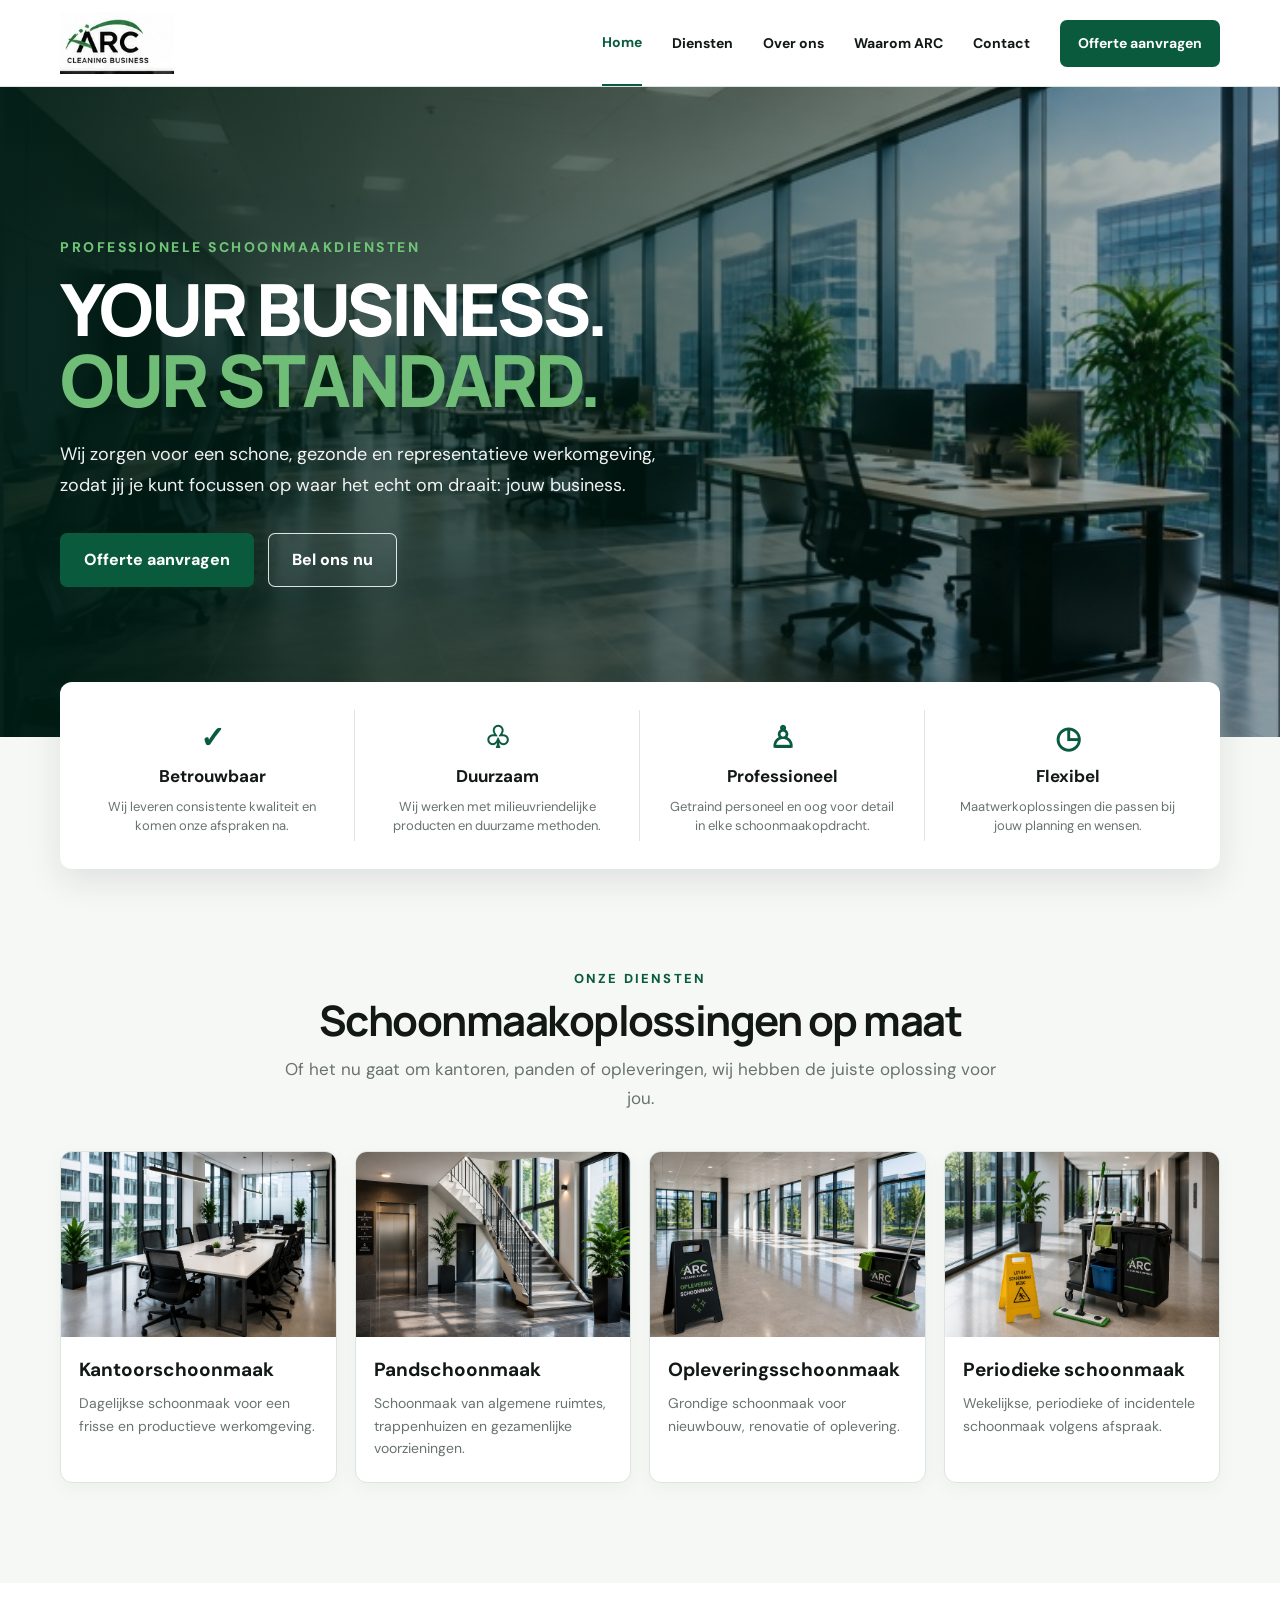
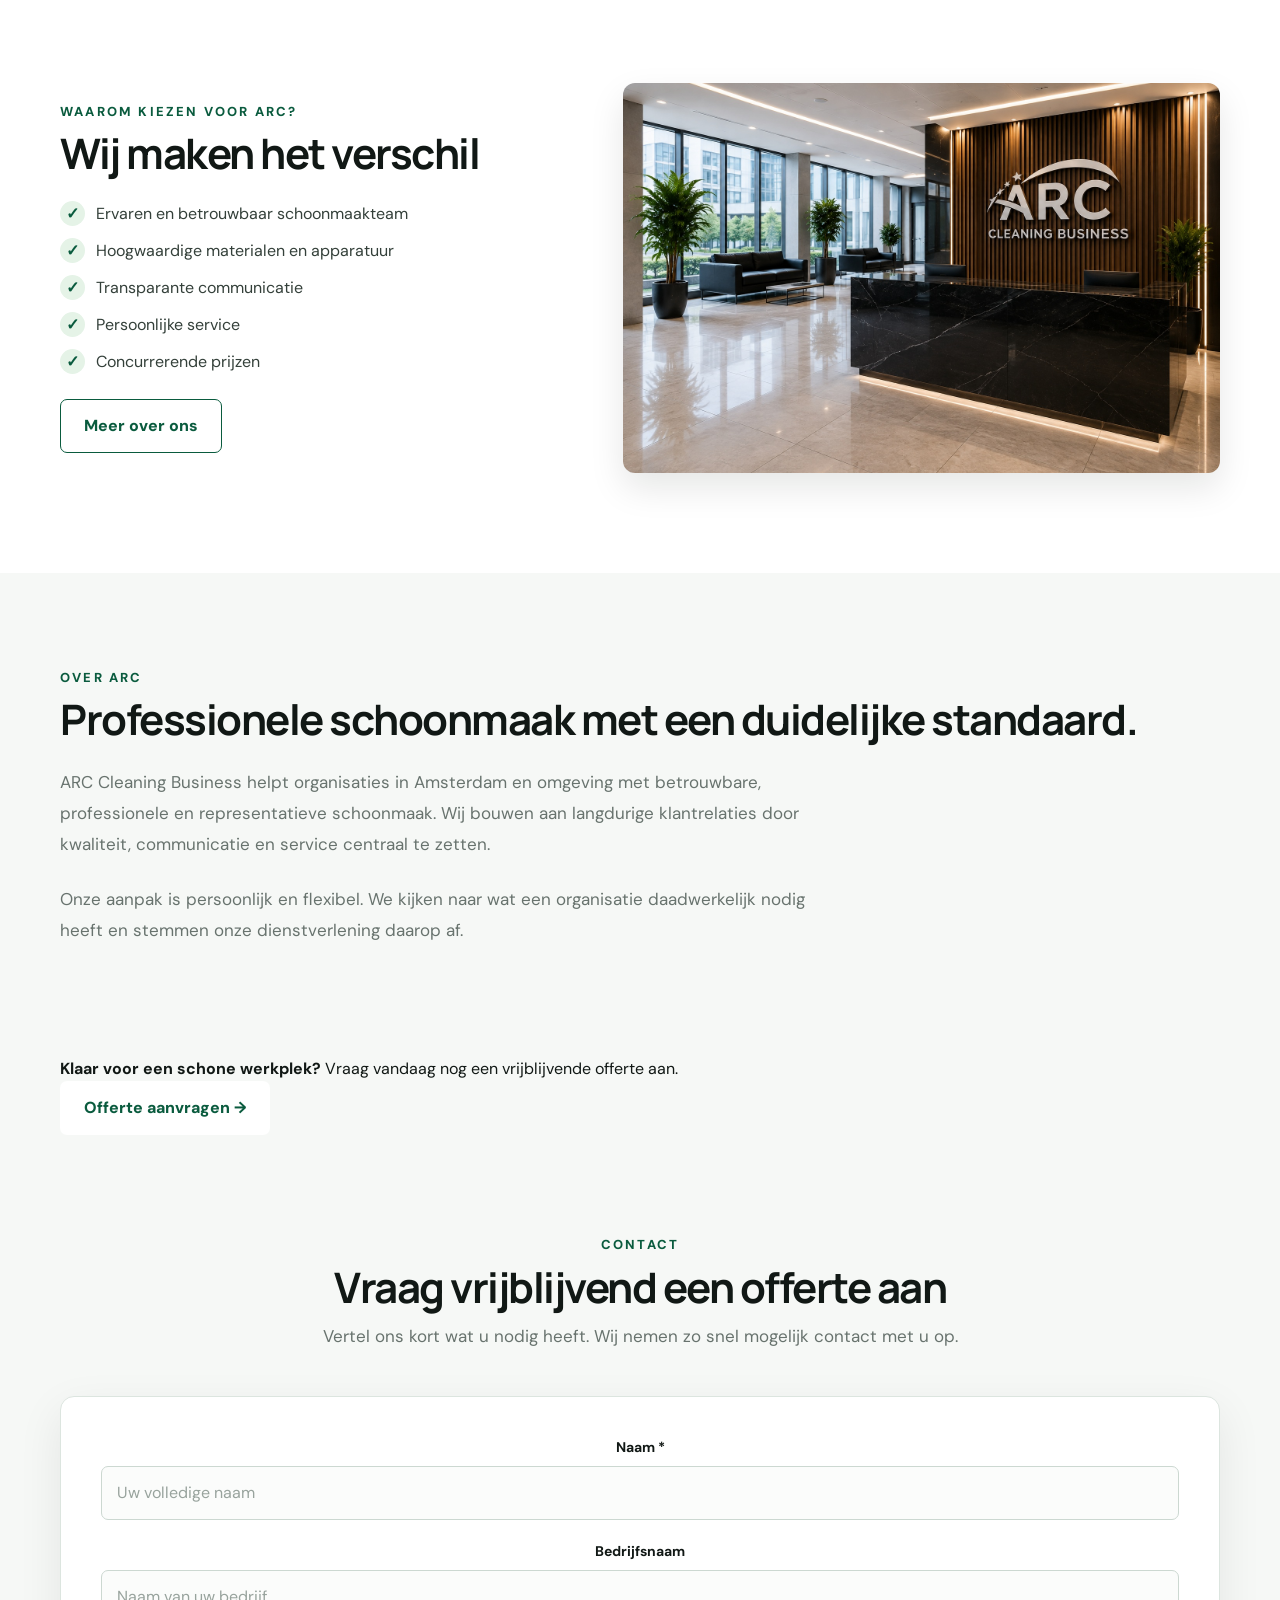
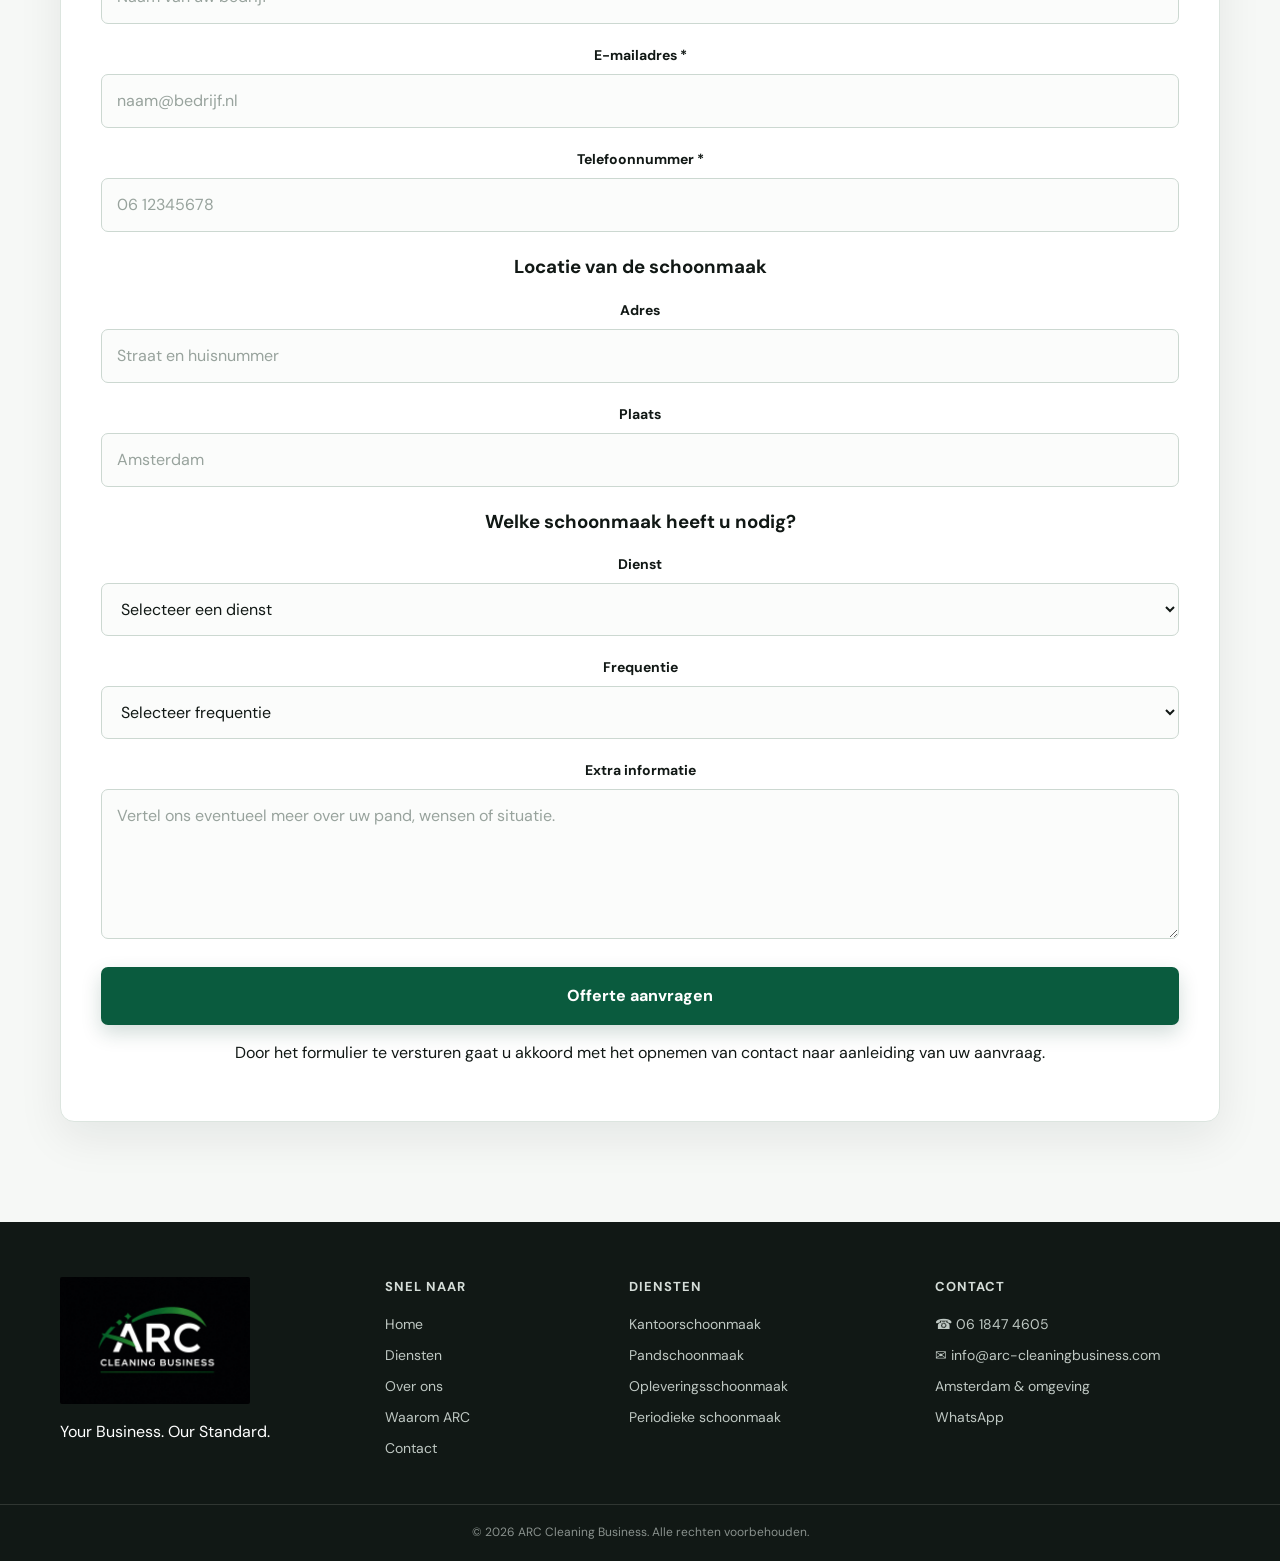
<file: index.html>
<!doctype html>
<html lang="nl">
<head>
  <meta charset="utf-8">
  <meta name="viewport" content="width=device-width, initial-scale=1">

  <meta
    name="description"
    content="ARC Cleaning Business — professionele schoonmaakdiensten in Amsterdam en omgeving."
  >

  <title>ARC Cleaning Business | Your Business. Our Standard.</title>

  <link rel="preconnect" href="https://fonts.googleapis.com">
  <link rel="preconnect" href="https://fonts.gstatic.com" crossorigin>

  <link
    href="https://fonts.googleapis.com/css2?family=DM+Sans:wght@400;500;600;700&family=Manrope:wght@500;600;700;800&display=swap"
    rel="stylesheet"
  >

  <link rel="stylesheet" href="styles.css">
</head>

<body>

<header class="site-header">
  <div class="container nav-wrap">

    <a class="brand" href="#home">
      <img
        src="arc-logo-reference.jpg"
        alt="ARC Cleaning Business"
      >
    </a>

    <button
      class="menu-toggle"
      aria-expanded="false"
      aria-label="Menu"
    >
      ☰
    </button>

    <nav class="nav">

      <a class="active" href="#home">Home</a>

      <a href="#diensten">Diensten</a>

      <a href="#over">Over ons</a>

      <a href="#waarom">Waarom ARC</a>

      <a href="#contact">Contact</a>

      <a class="nav-cta" href="#offerte">
        Offerte aanvragen
      </a>

    </nav>

  </div>
</header>


<main id="home">

<!-- =========================
     HERO
========================= -->

<section class="hero">

  <div class="hero-bg"></div>

  <div class="container hero-content">

    <div class="eyebrow">
      PROFESSIONELE SCHOONMAAKDIENSTEN
    </div>

    <h1>
      YOUR BUSINESS.<br>
      <span>OUR STANDARD.</span>
    </h1>

    <p>
      Wij zorgen voor een schone, gezonde en representatieve
      werkomgeving, zodat jij je kunt focussen op waar het echt om draait:
      jouw business.
    </p>

    <div class="hero-actions">

      <a class="btn primary" href="#offerte">
        Offerte aanvragen
      </a>

      <a
        class="btn ghost"
        href="tel:+31618474605"
      >
        Bel ons nu
      </a>

    </div>

  </div>

</section>


<!-- =========================
     USP
========================= -->

<section class="usp container">

  <div>
    <b>✓</b>
    <h3>Betrouwbaar</h3>
    <p>
      Wij leveren consistente kwaliteit en komen onze afspraken na.
    </p>
  </div>

  <div>
    <b>♧</b>
    <h3>Duurzaam</h3>
    <p>
      Wij werken met milieuvriendelijke producten en duurzame methoden.
    </p>
  </div>

  <div>
    <b>♙</b>
    <h3>Professioneel</h3>
    <p>
      Getraind personeel en oog voor detail in elke schoonmaakopdracht.
    </p>
  </div>

  <div>
    <b>◷</b>
    <h3>Flexibel</h3>
    <p>
      Maatwerkoplossingen die passen bij jouw planning en wensen.
    </p>
  </div>

</section>


<!-- =========================
     DIENSTEN
========================= -->

<section id="diensten" class="section">

  <div class="container">

    <div class="section-kicker">
      ONZE DIENSTEN
    </div>

    <h2>
      Schoonmaakoplossingen op maat
    </h2>

    <p class="lead">
      Of het nu gaat om kantoren, panden of opleveringen,
      wij hebben de juiste oplossing voor jou.
    </p>


    <div class="service-grid">

      <!-- Kantoor -->

      <article class="service-card">

        <img
          src="service-office.jpg"
          alt="Kantoorschoonmaak"
          loading="lazy"
        >

        <h3>
          Kantoorschoonmaak
        </h3>

        <p>
          Dagelijkse schoonmaak voor een frisse en productieve
          werkomgeving.
        </p>

      </article>


      <!-- Panden -->

      <article class="service-card">

        <img
          src="service-building.jpg"
          alt="Pandschoonmaak"
          loading="lazy"
        >

        <h3>
          Pandschoonmaak
        </h3>

        <p>
          Schoonmaak van algemene ruimtes, trappenhuizen
          en gezamenlijke voorzieningen.
        </p>

      </article>


      <!-- Oplevering -->

      <article class="service-card">

        <img
          src="service-cleaning.jpg"
          alt="Opleveringsschoonmaak"
          loading="lazy"
        >

        <h3>
          Opleveringsschoonmaak
        </h3>

        <p>
          Grondige schoonmaak voor nieuwbouw, renovatie
          of oplevering.
        </p>

      </article>


      <!-- Periodiek -->

      <article class="service-card">

        <img
          src="service-cart.jpg"
          alt="Periodieke schoonmaak"
          loading="lazy"
        >

        <h3>
          Periodieke schoonmaak
        </h3>

        <p>
          Wekelijkse, periodieke of incidentele schoonmaak
          volgens afspraak.
        </p>

      </article>

    </div>

  </div>

</section>


<!-- =========================
     WAAROM ARC
========================= -->

<section id="waarom" class="why section">

  <div class="container why-grid">

    <div>

      <div class="section-kicker">
        WAAROM KIEZEN VOOR ARC?
      </div>

      <h2>
        Wij maken het verschil
      </h2>

      <ul>

        <li>
          Ervaren en betrouwbaar schoonmaakteam
        </li>

        <li>
          Hoogwaardige materialen en apparatuur
        </li>

        <li>
          Transparante communicatie
        </li>

        <li>
          Persoonlijke service
        </li>

        <li>
          Concurrerende prijzen
        </li>

      </ul>

      <a
        class="btn outline"
        href="#over"
      >
        Meer over ons
      </a>

    </div>


    <img
      class="why-img"
      src="why-arc.jpg"
      alt="Professionele ARC werkomgeving"
      loading="lazy"
    >

  </div>

</section>


<!-- =========================
     OVER ARC
========================= -->

<section id="over" class="simple-section container">

  <div class="section-kicker">
    OVER ARC
  </div>

  <h2>
    Professionele schoonmaak met een duidelijke standaard.
  </h2>

  <p>
    ARC Cleaning Business helpt organisaties in Amsterdam en omgeving
    met betrouwbare, professionele en representatieve schoonmaak.
    Wij bouwen aan langdurige klantrelaties door kwaliteit,
    communicatie en service centraal te zetten.
  </p>

  <p>
    Onze aanpak is persoonlijk en flexibel. We kijken naar wat een
    organisatie daadwerkelijk nodig heeft en stemmen onze
    dienstverlening daarop af.
  </p>

</section>


<!-- =========================
     OFFERTE CTA
========================= -->

<section id="offerte" class="quote-banner">

  <div class="container quote-inner">

    <div>

      <strong>
        Klaar voor een schone werkplek?
      </strong>

      <span>
        Vraag vandaag nog een vrijblijvende offerte aan.
      </span>

    </div>

    <a
      class="btn white"
      href="#contact"
    >
      Offerte aanvragen →
    </a>

  </div>

</section>


<!-- =========================
     CONTACT / OFFERTE
========================= -->

<section id="contact" class="contact-section section">

  <div class="container">

    <div class="section-kicker">
      CONTACT
    </div>

    <h2>
      Vraag vrijblijvend een offerte aan
    </h2>

    <p class="lead">
      Vertel ons kort wat u nodig heeft. Wij nemen zo snel mogelijk
      contact met u op.
    </p>


    <form
    class="quote-form"
    action="https://formsubmit.co/info@arc-cleaningbusiness.com"
    method="POST"
>
      <input type="hidden" name="_subject" value="Nieuwe offerteaanvraag - ARC Cleaning Business">
<input type="hidden" name="_captcha" value="false">
<input type="hidden" name="_template" value="table">
<input type="hidden" name="_next" value="https://arc-cleaningbusiness.com/bedankt.html">

      <div class="form-group">

        <label for="naam">
          Naam *
        </label>

        <input
          type="text"
          id="naam"
          name="Naam"
          placeholder="Uw volledige naam"
          required
        >

      </div>


      <div class="form-group">

        <label for="bedrijf">
          Bedrijfsnaam
        </label>

        <input
          type="text"
          id="bedrijf"
          name="Bedrijfsnaam"
          placeholder="Naam van uw bedrijf"
        >

      </div>


      <div class="form-group">

        <label for="email">
          E-mailadres *
        </label>

        <input
          type="email"
          id="email"
          name="E-mailadres"
          placeholder="naam@bedrijf.nl"
          required
        >

      </div>


      <div class="form-group">

        <label for="telefoon">
          Telefoonnummer *
        </label>

        <input
          type="tel"
          id="telefoon"
          name="Telefoonnummer"
          placeholder="06 12345678"
          required
        >

      </div>


      <h3 class="form-heading">
        Locatie van de schoonmaak
      </h3>


      <div class="form-group">

        <label for="adres">
          Adres
        </label>

        <input
          type="text"
          id="adres"
          name="Adres"
          placeholder="Straat en huisnummer"
        >

      </div>


      <div class="form-group">

        <label for="plaats">
          Plaats
        </label>

        <input
          type="text"
          id="plaats"
          name="Plaats"
          placeholder="Amsterdam"
        >

      </div>


      <h3 class="form-heading">
        Welke schoonmaak heeft u nodig?
      </h3>


      <div class="form-group">

        <label for="dienst">
          Dienst
        </label>

        <select
          id="dienst"
          name="Dienst"
        >

          <option value="">
            Selecteer een dienst
          </option>

          <option value="Kantoorschoonmaak">
            Kantoorschoonmaak
          </option>

          <option value="Pandschoonmaak">
            Pandschoonmaak
          </option>

          <option value="Opleveringsschoonmaak">
            Opleveringsschoonmaak
          </option>

          <option value="Periodieke schoonmaak">
            Periodieke schoonmaak
          </option>

          <option value="Anders">
            Anders
          </option>

        </select>

      </div>


      <div class="form-group">

        <label for="frequentie">
          Frequentie
        </label>

        <select
          id="frequentie"
          name="Frequentie"
        >

          <option value="">
            Selecteer frequentie
          </option>

          <option value="Dagelijks">
            Dagelijks
          </option>

          <option value="Meerdere keren per week">
            Meerdere keren per week
          </option>

          <option value="Wekelijks">
            Wekelijks
          </option>

          <option value="Eenmalig">
            Eenmalig
          </option>

          <option value="Nog niet zeker">
            Nog niet zeker
          </option>

        </select>

      </div>


      <div class="form-group">

        <label for="bericht">
          Extra informatie
        </label>

        <textarea
          id="bericht"
          name="Extra informatie"
          rows="5"
          placeholder="Vertel ons eventueel meer over uw pand, wensen of situatie."
        ></textarea>

      </div>


      <button
        type="submit"
        class="btn primary form-submit"
      >
        Offerte aanvragen
      </button>


      <p class="form-disclaimer">
        Door het formulier te versturen gaat u akkoord met het opnemen
        van contact naar aanleiding van uw aanvraag.
      </p>

    </form>

  </div>

</section>

</main>


<!-- =========================
     FOOTER
========================= -->

<footer>

  <div class="container footer-grid">


    <!-- LOGO -->

    <div>

      <img
        src="arc-footer-logo.jpg"
        class="footer-logo"
        alt="ARC Cleaning Business"
      >

      <p class="footer-tagline">
        Your Business. Our Standard.
      </p>

    </div>


    <!-- SNEL NAAR -->

    <div>

      <h4>
        SNEL NAAR
      </h4>

      <a href="#home">
        Home
      </a>

      <a href="#diensten">
        Diensten
      </a>

      <a href="#over">
        Over ons
      </a>

      <a href="#waarom">
        Waarom ARC
      </a>

      <a href="#contact">
        Contact
      </a>

    </div>


    <!-- DIENSTEN -->

    <div>

      <h4>
        DIENSTEN
      </h4>

      <a href="#diensten">
        Kantoorschoonmaak
      </a>

      <a href="#diensten">
        Pandschoonmaak
      </a>

      <a href="#diensten">
        Opleveringsschoonmaak
      </a>

      <a href="#diensten">
        Periodieke schoonmaak
      </a>

    </div>


    <!-- CONTACT -->

    <div>

      <h4>
        CONTACT
      </h4>

      <a href="tel:+31618474605">
        ☎ 06 1847 4605
      </a>

      <a href="mailto:info@arc-cleaningbusiness.com">
        ✉ info@arc-cleaningbusiness.com
      </a>

      <span>
        Amsterdam & omgeving
      </span>

      <a
        href="https://wa.me/31618474605"
        target="_blank"
        rel="noopener"
      >
        WhatsApp
      </a>

    </div>


  </div>


  <div class="copyright">

    © <span id="year"></span>
    ARC Cleaning Business.
    Alle rechten voorbehouden.

  </div>

</footer>


<script src="script.js"></script>

</body>
</html>
</file>
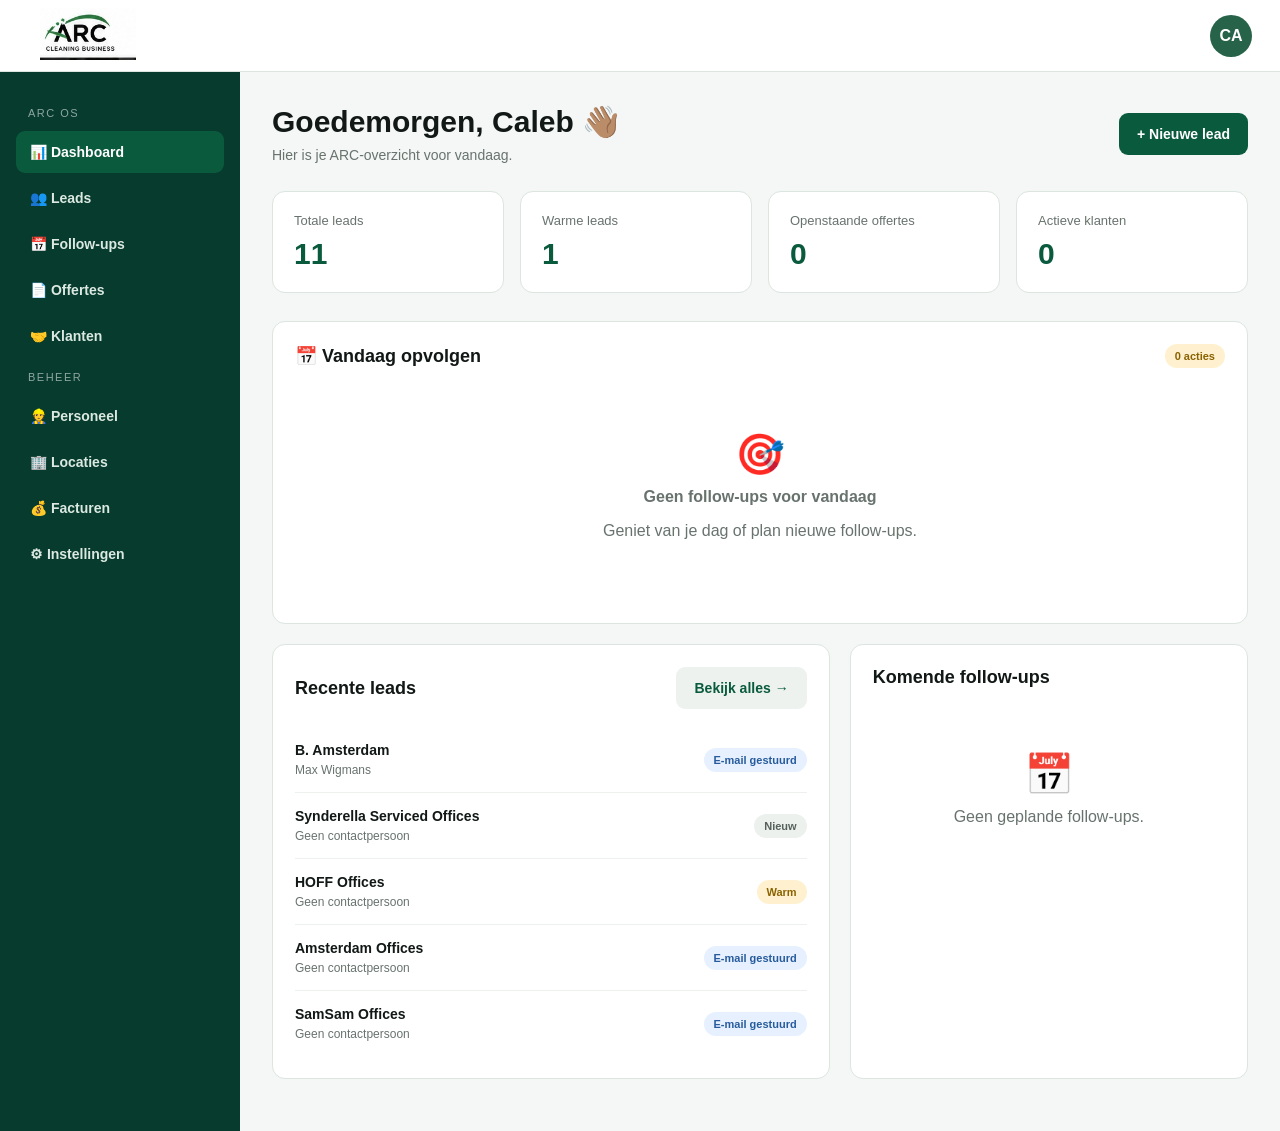
<file: app.html>
<!DOCTYPE html>
<html lang="nl">
<head>
<meta charset="UTF-8">
<meta name="viewport" content="width=device-width, initial-scale=1.0">

<title>ARC OS | Business Management</title>

<style>
*{box-sizing:border-box}

body{
    margin:0;
    font-family:Arial,Helvetica,sans-serif;
    background:#f4f7f5;
    color:#111815;
}

button,input,select,textarea{font:inherit}
button{cursor:pointer}

.topbar{
    height:72px;
    background:#fff;
    border-bottom:1px solid #dce5df;
    display:flex;
    align-items:center;
    justify-content:space-between;
    padding:0 28px;
    position:sticky;
    top:0;
    z-index:100;
}

.brand img{
    width:120px;
    height:52px;
    object-fit:contain;
}

.profile{
    width:42px;
    height:42px;
    border-radius:50%;
    background:#276349;
    color:#fff;
    display:flex;
    align-items:center;
    justify-content:center;
    font-weight:700;
}

.layout{
    display:flex;
    min-height:calc(100vh - 72px);
}

.sidebar{
    width:240px;
    flex-shrink:0;
    background:#063b2d;
    color:#fff;
    padding:25px 16px;
}

.sidebar-title{
    margin:10px 12px 12px;
    font-size:11px;
    letter-spacing:1.5px;
    opacity:.55;
}

.nav-item{
    width:100%;
    border:0;
    background:transparent;
    color:#dce9e2;
    text-align:left;
    padding:13px 14px;
    margin-bottom:4px;
    border-radius:9px;
    font-size:14px;
    font-weight:600;
}

.nav-item:hover,
.nav-item.active{
    background:#0a5b3e;
    color:#fff;
}

.content{
    flex:1;
    width:100%;
    max-width:1450px;
    padding:32px;
}

.page{display:none}
.page.active{display:block}

.page-heading{
    display:flex;
    align-items:center;
    justify-content:space-between;
    gap:20px;
    margin-bottom:28px;
}

.page-heading h1{
    margin:0;
    font-size:30px;
}

.page-heading p{
    margin:8px 0 0;
    color:#68736e;
    font-size:14px;
}

.button{
    border:0;
    background:#0a5b3e;
    color:#fff;
    padding:13px 18px;
    border-radius:9px;
    font-size:14px;
    font-weight:700;
}

.button.secondary{
    background:#edf2ef;
    color:#0a5b3e;
}

.button.danger{
    background:#fbeaea;
    color:#a52d2d;
}

.stats{
    display:grid;
    grid-template-columns:repeat(4,1fr);
    gap:16px;
    margin-bottom:28px;
}

.stat-card{
    background:#fff;
    border:1px solid #dce5df;
    border-radius:13px;
    padding:21px;
}

.stat-label{
    color:#68736e;
    font-size:13px;
    margin-bottom:9px;
}

.stat-number{
    color:#0a5b3e;
    font-size:30px;
    font-weight:800;
}

.dashboard-grid{
    display:grid;
    grid-template-columns:1.4fr 1fr;
    gap:20px;
}

.card{
    background:#fff;
    border:1px solid #dce5df;
    border-radius:13px;
    padding:22px;
    margin-bottom:20px;
}

.card-header{
    display:flex;
    align-items:center;
    justify-content:space-between;
    gap:15px;
    margin-bottom:18px;
}

.card-header h2{
    margin:0;
    font-size:18px;
}

.lead-row{
    display:flex;
    align-items:center;
    justify-content:space-between;
    gap:15px;
    padding:15px 0;
    border-bottom:1px solid #edf1ee;
}

.lead-row:last-child{border-bottom:0}

.lead-name{
    font-weight:700;
    font-size:14px;
}

.lead-contact{
    margin-top:5px;
    color:#68736e;
    font-size:12px;
}

.status{
    display:inline-flex;
    align-items:center;
    justify-content:center;
    padding:6px 10px;
    border-radius:20px;
    font-size:11px;
    font-weight:700;
    white-space:nowrap;
}

.status-nieuw{background:#edf1ee;color:#56615b}
.status-gebeld{background:#eee9ff;color:#634ea3}
.status-email{background:#e6f0ff;color:#275b9c}
.status-warm{background:#fff1cf;color:#8a6200}
.status-afspraak{background:#e1f4e9;color:#28704a}
.status-offerte{background:#e5f5f2;color:#147265}
.status-gewonnen{background:#dff5e5;color:#176738}
.status-afgewezen{background:#fbeaea;color:#a52d2d}

.priority{
    display:inline-flex;
    padding:5px 9px;
    border-radius:20px;
    font-size:10px;
    font-weight:800;
}

.priority-high{
    background:#fde8e8;
    color:#b42318;
}

.priority-normal{
    background:#fff3d6;
    color:#8a6200;
}

.priority-low{
    background:#e8f2ec;
    color:#26704b;
}

.today-box{
    border:1px solid #dce5df;
    border-radius:12px;
    background:#fff;
    overflow:hidden;
}

.today-item{
    padding:17px 18px;
    border-bottom:1px solid #edf1ee;
}

.today-item:last-child{border-bottom:0}

.today-top{
    display:flex;
    justify-content:space-between;
    gap:10px;
}

.today-company{
    font-weight:800;
    font-size:15px;
}

.today-details{
    margin-top:7px;
    color:#68736e;
    font-size:12px;
}

.today-actions{
    display:flex;
    gap:7px;
    margin-top:12px;
}

.small-button{
    border:0;
    padding:8px 11px;
    border-radius:7px;
    background:#edf2ef;
    color:#0a5b3e;
    font-size:12px;
    font-weight:700;
}

.toolbar{
    display:flex;
    gap:12px;
    margin-bottom:18px;
}

.search-box{flex:1}

.search-box input,
.toolbar select{
    width:100%;
    height:46px;
    border:1px solid #d4dfd8;
    border-radius:9px;
    background:#fff;
    padding:0 14px;
    outline:none;
}

.leads-list{
    background:#fff;
    border:1px solid #dce5df;
    border-radius:13px;
    overflow:hidden;
}

.lead-card{
    display:grid;
    grid-template-columns:1.4fr 1fr .9fr .8fr 1fr auto;
    align-items:center;
    gap:14px;
    padding:18px 20px;
    border-bottom:1px solid #edf1ee;
}

.lead-card:last-child{border-bottom:0}

.lead-company{
    font-weight:700;
    font-size:15px;
}

.lead-person{
    margin-top:5px;
    color:#68736e;
    font-size:12px;
}

.lead-small{
    color:#68736e;
    font-size:12px;
}

.lead-actions{
    display:flex;
    gap:7px;
    justify-content:flex-end;
}

.icon-button{
    width:36px;
    height:36px;
    border:1px solid #dce5df;
    border-radius:8px;
    background:#fff;
    color:#0a5b3e;
    display:flex;
    align-items:center;
    justify-content:center;
    text-decoration:none;
}

.empty{
    text-align:center;
    padding:45px 20px;
    color:#68736e;
}

.empty-icon{
    font-size:40px;
    margin-bottom:10px;
}

.modal-overlay{
    position:fixed;
    inset:0;
    background:rgba(0,0,0,.48);
    display:none;
    align-items:center;
    justify-content:center;
    padding:20px;
    z-index:1000;
}

.modal-overlay.show{display:flex}

.modal{
    width:100%;
    max-width:680px;
    max-height:92vh;
    overflow-y:auto;
    background:#fff;
    border-radius:16px;
    padding:25px;
}

.modal-header{
    display:flex;
    align-items:center;
    justify-content:space-between;
    margin-bottom:22px;
}

.modal-header h2{
    margin:0;
    font-size:22px;
}

.close-button{
    border:0;
    background:#edf2ef;
    width:36px;
    height:36px;
    border-radius:50%;
    font-size:20px;
}

.form-grid{
    display:grid;
    grid-template-columns:1fr 1fr;
    gap:16px;
}

.form-group{
    display:flex;
    flex-direction:column;
    gap:7px;
}

.form-group.full{
    grid-column:1/-1;
}

.form-group label{
    font-size:13px;
    font-weight:700;
}

.form-group input,
.form-group select,
.form-group textarea{
    width:100%;
    border:1px solid #d4dfd8;
    border-radius:8px;
    padding:12px;
    outline:none;
    background:#fff;
}

.form-group textarea{
    min-height:110px;
    resize:vertical;
}

.modal-footer{
    display:flex;
    justify-content:flex-end;
    gap:10px;
    margin-top:22px;
}

@media(max-width:1100px){

    .lead-card{
        grid-template-columns:1fr 1fr;
    }

}

@media(max-width:1000px){

    .sidebar{display:none}

    .content{
        padding:24px 18px;
    }

    .stats{
        grid-template-columns:1fr 1fr;
    }

    .dashboard-grid{
        grid-template-columns:1fr;
    }

}

@media(max-width:600px){

    .topbar{
        height:68px;
        padding:0 14px;
    }

    .brand img{
        width:110px;
    }

    .content{
        padding:20px 14px;
    }

    .page-heading{
        flex-direction:column;
        align-items:flex-start;
    }

    .page-heading h1{
        font-size:26px;
    }

    .page-heading .button{
        width:100%;
    }

    .stats{
        gap:10px;
    }

    .stat-card{
        padding:15px;
    }

    .stat-number{
        font-size:25px;
    }

    .toolbar{
        flex-direction:column;
    }

    .lead-card{
        grid-template-columns:1fr;
    }

    .lead-actions{
        justify-content:flex-start;
    }

    .form-grid{
        grid-template-columns:1fr;
    }

    .form-group.full{
        grid-column:auto;
    }

    .modal{
        padding:20px;
    }

    .modal-footer{
        flex-direction:column-reverse;
    }

    .modal-footer button{
        width:100%;
    }
}
</style>
</head>

<body>

<header class="topbar">

    <div class="brand">
        <img src="arc-logo-reference.jpg" alt="ARC Cleaning Business">
    </div>

    <div class="profile">CA</div>

</header>


<div class="layout">

<aside class="sidebar">

    <div class="sidebar-title">ARC OS</div>

    <button class="nav-item active"
        onclick="showPage('dashboard',this)">
        📊 Dashboard
    </button>

    <button class="nav-item"
        onclick="showPage('leads',this)">
        👥 Leads
    </button>

    <button class="nav-item"
        onclick="showPage('followups',this)">
        📅 Follow-ups
    </button>

    <button class="nav-item"
        onclick="showPage('offertes',this)">
        📄 Offertes
    </button>

    <button class="nav-item"
        onclick="showPage('klanten',this)">
        🤝 Klanten
    </button>

    <div class="sidebar-title">BEHEER</div>

    <button class="nav-item">👷 Personeel</button>
    <button class="nav-item">🏢 Locaties</button>
    <button class="nav-item">💰 Facturen</button>
    <button class="nav-item">⚙ Instellingen</button>

</aside>


<main class="content">


<!-- DASHBOARD -->

<section id="dashboard" class="page active">

    <div class="page-heading">

        <div>
            <h1>Goedemorgen, Caleb 👋🏽</h1>
            <p>Hier is je ARC-overzicht voor vandaag.</p>
        </div>

        <button class="button"
            onclick="openLeadModal()">
            + Nieuwe lead
        </button>

    </div>


    <div class="stats">

        <div class="stat-card">
            <div class="stat-label">Totale leads</div>
            <div class="stat-number" id="totalLeads">0</div>
        </div>

        <div class="stat-card">
            <div class="stat-label">Warme leads</div>
            <div class="stat-number" id="warmLeads">0</div>
        </div>

        <div class="stat-card">
            <div class="stat-label">Openstaande offertes</div>
            <div class="stat-number" id="openQuotes">0</div>
        </div>

        <div class="stat-card">
            <div class="stat-label">Actieve klanten</div>
            <div class="stat-number" id="activeClients">0</div>
        </div>

    </div>


    <!-- TODAY -->

    <div class="card">

        <div class="card-header">

            <h2>📅 Vandaag opvolgen</h2>

            <span id="todayCount"
                class="status status-warm">
                0 acties
            </span>

        </div>

        <div id="todayFollowups"></div>

    </div>


    <div class="dashboard-grid">


        <div class="card">

            <div class="card-header">

                <h2>Recente leads</h2>

                <button
                    class="button secondary"
                    onclick="showPageById('leads')">
                    Bekijk alles →
                </button>

            </div>

            <div id="recentLeads"></div>

        </div>


        <div class="card">

            <div class="card-header">
                <h2>Komende follow-ups</h2>
            </div>

            <div id="upcomingFollowups"></div>

        </div>


    </div>

</section>


<!-- LEADS -->

<section id="leads" class="page">

    <div class="page-heading">

        <div>
            <h1>Leads</h1>
            <p>Beheer al je potentiële klanten.</p>
        </div>

        <button class="button"
            onclick="openLeadModal()">
            + Nieuwe lead
        </button>

    </div>


    <div class="toolbar">

        <div class="search-box">

            <input
                type="search"
                id="searchInput"
                placeholder="Zoek bedrijf, contactpersoon of e-mail..."
                oninput="renderLeads()">

        </div>

        <div style="width:210px">

            <select id="statusFilter"
                onchange="renderLeads()">

                <option value="Alle">
                    Alle statussen
                </option>

                <option>Nieuw</option>
                <option>Gebeld</option>
                <option>E-mail gestuurd</option>
                <option>Warm</option>
                <option>Afspraak</option>
                <option>Offerte verstuurd</option>
                <option>Gewonnen</option>
                <option>Afgewezen</option>

            </select>

        </div>

    </div>


    <div class="leads-list">

        <div id="leadsContainer"></div>

    </div>

</section>


<!-- FOLLOWUPS -->

<section id="followups" class="page">

    <div class="page-heading">

        <div>
            <h1>Follow-ups</h1>
            <p>Hier zie je al je geplande opvolgingen.</p>
        </div>

    </div>

    <div class="card">

        <div id="allFollowups"></div>

    </div>

</section>


<!-- OFFERTES -->

<section id="offertes" class="page">

    <div class="page-heading">

        <div>
            <h1>Offertes</h1>
            <p>Overzicht van je offerteaanvragen.</p>
        </div>

    </div>

    <div class="card">

        <div class="empty">

            <div class="empty-icon">📄</div>

            <strong>Offertebeheer komt eraan</strong>

            <p>
                Dit bouwen we in de volgende fase.
            </p>

        </div>

    </div>

</section>


<!-- KLANTEN -->

<section id="klanten" class="page">

    <div class="page-heading">

        <div>
            <h1>Klanten</h1>
            <p>Je actieve ARC-klanten.</p>
        </div>

    </div>

    <div class="card">

        <div id="clientsContainer"></div>

    </div>

</section>


</main>
</div>


<!-- MODAL -->

<div class="modal-overlay"
     id="leadModal"
     onclick="closeModalOutside(event)">

<div class="modal"
     onclick="event.stopPropagation()">

    <div class="modal-header">

        <h2 id="modalTitle">
            Nieuwe lead
        </h2>

        <button
            class="close-button"
            onclick="closeLeadModal()">
            ×
        </button>

    </div>


    <form id="leadForm"
          onsubmit="saveLead(event)">

        <input
            type="hidden"
            id="leadId">


        <div class="form-grid">


            <div class="form-group">

                <label>Bedrijfsnaam *</label>

                <input
                    id="company"
                    required
                    placeholder="Bijv. CBRE Amsterdam">

            </div>


            <div class="form-group">

                <label>Contactpersoon</label>

                <input
                    id="contact"
                    placeholder="Naam contactpersoon">

            </div>


            <div class="form-group">

                <label>Telefoonnummer</label>

                <input
                    type="tel"
                    id="phone"
                    placeholder="020 123 4567">

            </div>


            <div class="form-group">

                <label>E-mailadres</label>

                <input
                    type="email"
                    id="email"
                    placeholder="naam@bedrijf.nl">

            </div>


            <div class="form-group">

                <label>Status</label>

                <select id="status">

                    <option>Nieuw</option>
                    <option>Gebeld</option>
                    <option>E-mail gestuurd</option>
                    <option>Warm</option>
                    <option>Afspraak</option>
                    <option>Offerte verstuurd</option>
                    <option>Gewonnen</option>
                    <option>Afgewezen</option>

                </select>

            </div>


            <div class="form-group">

                <label>Prioriteit</label>

                <select id="priority">

                    <option value="Normaal">
                        Normaal
                    </option>

                    <option value="Hoog">
                        🔴 Hoog
                    </option>

                    <option value="Laag">
                        🟢 Laag
                    </option>

                </select>

            </div>


            <div class="form-group">

                <label>Follow-up datum</label>

                <input
                    type="date"
                    id="followup">

            </div>


            <div class="form-group">

                <label>Follow-up tijd</label>

                <input
                    type="time"
                    id="followupTime">

            </div>


            <div class="form-group full">

                <label>Adres</label>

                <input
                    id="address"
                    placeholder="Straat + huisnummer, Amsterdam">

            </div>


            <div class="form-group full">

                <label>Notities</label>

                <textarea
                    id="notes"
                    placeholder="Bijvoorbeeld: huidige schoonmaakpartner, terugbellen, interesse in dagelijkse schoonmaak..."></textarea>

            </div>


        </div>


        <div class="modal-footer">

            <button
                type="button"
                class="button secondary"
                onclick="closeLeadModal()">
                Annuleren
            </button>

            <button
                type="submit"
                class="button">
                Lead opslaan
            </button>

        </div>

    </form>

</div>
</div>


<script>

/* =========================================
   STARTER DATA
========================================= */

const starterLeads = [

{
id:"1",
company:"CURO Vastgoed",
contact:"",
phone:"",
email:"",
address:"",
status:"E-mail gestuurd",
priority:"Normaal",
followup:"",
followupTime:"",
notes:"E-mail gestuurd voor mogelijke schoonmaakopdracht."
},

{
id:"2",
company:"Minerva Vastgoedbeheer",
contact:"",
phone:"",
email:"",
address:"",
status:"E-mail gestuurd",
priority:"Normaal",
followup:"",
followupTime:"",
notes:"E-mail gestuurd voor mogelijke schoonmaakopdracht."
},

{
id:"3",
company:"DRS Makelaars",
contact:"",
phone:"",
email:"",
address:"",
status:"E-mail gestuurd",
priority:"Normaal",
followup:"",
followupTime:"",
notes:"E-mail gestuurd voor mogelijke schoonmaakopdracht."
},

{
id:"4",
company:"CBRE Amsterdam",
contact:"",
phone:"",
email:"",
address:"Amsterdam",
status:"Nieuw",
priority:"Normaal",
followup:"",
followupTime:"",
notes:"Nog benaderen."
},

{
id:"5",
company:"Cushman & Wakefield",
contact:"",
phone:"",
email:"",
address:"Amsterdam",
status:"Nieuw",
priority:"Normaal",
followup:"",
followupTime:"",
notes:"Nog benaderen."
},

{
id:"6",
company:"ASR Real Estate",
contact:"",
phone:"",
email:"",
address:"Utrecht",
status:"Nieuw",
priority:"Normaal",
followup:"",
followupTime:"",
notes:"Nog benaderen."
},

{
id:"7",
company:"SamSam Offices",
contact:"",
phone:"",
email:"",
address:"Amsterdam",
status:"E-mail gestuurd",
priority:"Normaal",
followup:"",
followupTime:"",
notes:"E-mail gestuurd."
},

{
id:"8",
company:"Amsterdam Offices",
contact:"",
phone:"",
email:"",
address:"Amsterdam",
status:"E-mail gestuurd",
priority:"Normaal",
followup:"",
followupTime:"",
notes:"E-mail gestuurd."
},

{
id:"9",
company:"HOFF Offices",
contact:"",
phone:"",
email:"",
address:"Amsterdam",
status:"Warm",
priority:"Hoog",
followup:"",
followupTime:"",
notes:"Heeft al een schoonmaakteam. Later opnieuw opvolgen."
},

{
id:"10",
company:"Synderella Serviced Offices",
contact:"",
phone:"",
email:"",
address:"Amsterdam",
status:"Nieuw",
priority:"Normaal",
followup:"",
followupTime:"",
notes:"Nog benaderen."
},

{
id:"11",
company:"B. Amsterdam",
contact:"Max Wigmans",
phone:"",
email:"",
address:"Amsterdam",
status:"E-mail gestuurd",
priority:"Hoog",
followup:"",
followupTime:"",
notes:"E-mail gestuurd naar Max Wigmans."
}

];


/* =========================================
   LOAD
========================================= */

let leads =
JSON.parse(localStorage.getItem("arcLeads"));


if(!Array.isArray(leads)){

    leads = starterLeads;

    saveData();

}


/* Add missing new fields to old leads */

leads = leads.map(lead => ({

    priority: "Normaal",
    followupTime: "",
    ...lead

}));

saveData();


/* =========================================
   SAVE
========================================= */

function saveData(){

    localStorage.setItem(
        "arcLeads",
        JSON.stringify(leads)
    );

}


/* =========================================
   HTML SECURITY
========================================= */

function escapeHTML(value){

    return String(value || "")
        .replace(/&/g,"&amp;")
        .replace(/</g,"&lt;")
        .replace(/>/g,"&gt;")
        .replace(/"/g,"&quot;")
        .replace(/'/g,"&#039;");

}


/* =========================================
   STATUS
========================================= */

function statusClass(status){

    const map={

        "Nieuw":"status-nieuw",
        "Gebeld":"status-gebeld",
        "E-mail gestuurd":"status-email",
        "Warm":"status-warm",
        "Afspraak":"status-afspraak",
        "Offerte verstuurd":"status-offerte",
        "Gewonnen":"status-gewonnen",
        "Afgewezen":"status-afgewezen"

    };

    return map[status] || "status-nieuw";

}


/* =========================================
   PRIORITY
========================================= */

function priorityClass(priority){

    if(priority==="Hoog")
        return "priority-high";

    if(priority==="Laag")
        return "priority-low";

    return "priority-normal";

}


/* =========================================
   NAVIGATION
========================================= */

function showPage(pageId,button){

    document
        .querySelectorAll(".page")
        .forEach(page =>
            page.classList.remove("active")
        );

    document
        .getElementById(pageId)
        .classList.add("active");


    document
        .querySelectorAll(".nav-item")
        .forEach(item =>
            item.classList.remove("active")
        );

    if(button)
        button.classList.add("active");


    renderAll();

}


function showPageById(pageId){

    document
        .querySelectorAll(".page")
        .forEach(page =>
            page.classList.remove("active")
        );

    document
        .getElementById(pageId)
        .classList.add("active");

}


/* =========================================
   TODAY
========================================= */

function todayString(){

    const d = new Date();

    const year =
        d.getFullYear();

    const month =
        String(d.getMonth()+1)
        .padStart(2,"0");

    const day =
        String(d.getDate())
        .padStart(2,"0");

    return `${year}-${month}-${day}`;

}


/* =========================================
   DASHBOARD
========================================= */

function renderDashboard(){

    document.getElementById(
        "totalLeads"
    ).textContent = leads.length;


    document.getElementById(
        "warmLeads"
    ).textContent =
        leads.filter(
            lead =>
                lead.status==="Warm" ||
                lead.status==="Afspraak"
        ).length;


    document.getElementById(
        "openQuotes"
    ).textContent =
        leads.filter(
            lead =>
                lead.status==="Offerte verstuurd"
        ).length;


    document.getElementById(
        "activeClients"
    ).textContent =
        leads.filter(
            lead =>
                lead.status==="Gewonnen"
        ).length;


    renderTodayFollowups();

    renderRecentLeads();

    renderUpcomingFollowups();

}


/* =========================================
   TODAY FOLLOWUPS
========================================= */

function renderTodayFollowups(){

    const container =
        document.getElementById(
            "todayFollowups"
        );


    const today =
        todayString();


    const items =
        leads
        .filter(
            lead =>
                lead.followup===today
        )
        .sort(
            (a,b)=>
                (a.followupTime||"")
                .localeCompare(
                    b.followupTime||""
                )
        );


    document.getElementById(
        "todayCount"
    ).textContent =
        `${items.length} actie${items.length===1?"":"s"}`;


    if(!items.length){

        container.innerHTML=`

            <div class="empty">

                <div class="empty-icon">
                    🎯
                </div>

                <strong>
                    Geen follow-ups voor vandaag
                </strong>

                <p>
                    Geniet van je dag of plan nieuwe follow-ups.
                </p>

            </div>

        `;

        return;

    }


    container.innerHTML =
        items.map(lead=>`

            <div class="today-item">

                <div class="today-top">

                    <div class="today-company">
                        ${escapeHTML(lead.company)}
                    </div>

                    <span class="priority ${priorityClass(lead.priority)}">
                        ${escapeHTML(lead.priority)}
                    </span>

                </div>


                <div class="today-details">

                    ${
                        lead.followupTime
                        ? "⏰ "+escapeHTML(lead.followupTime)
                        : "Vandaag"
                    }

                    ·

                    ${escapeHTML(
                        lead.contact ||
                        "Geen contactpersoon"
                    )}

                </div>


                ${
                    lead.notes
                    ? `
                    <div class="today-details">
                        📝 ${escapeHTML(lead.notes)}
                    </div>
                    `
                    :""
                }


                <div class="today-actions">

                    ${
                        lead.phone
                        ? `
                        <a
                            class="small-button"
                            href="tel:${escapeHTML(lead.phone)}">
                            📞 Bellen
                        </a>
                        `
                        :""
                    }


                    ${
                        lead.email
                        ? `
                        <a
                            class="small-button"
                            href="mailto:${escapeHTML(lead.email)}">
                            ✉️ E-mail
                        </a>
                        `
                        :""
                    }


                    <button
                        class="small-button"
                        onclick="editLead('${lead.id}')">
                        ✏️ Bewerken
                    </button>

                </div>

            </div>

        `).join("");

}


/* =========================================
   RECENT LEADS
========================================= */

function renderRecentLeads(){

    const container =
        document.getElementById(
            "recentLeads"
        );


    const recent =
        [...leads]
        .reverse()
        .slice(0,5);


    if(!recent.length){

        container.innerHTML=`
            <div class="empty">
                Geen leads.
            </div>
        `;

        return;

    }


    container.innerHTML =
        recent.map(lead=>`

            <div class="lead-row">

                <div>

                    <div class="lead-name">
                        ${escapeHTML(lead.company)}
                    </div>

                    <div class="lead-contact">
                        ${escapeHTML(
                            lead.contact ||
                            "Geen contactpersoon"
                        )}
                    </div>

                </div>


                <span class="status ${statusClass(lead.status)}">
                    ${escapeHTML(lead.status)}
                </span>

            </div>

        `).join("");

}


/* =========================================
   UPCOMING
========================================= */

function renderUpcomingFollowups(){

    const container =
        document.getElementById(
            "upcomingFollowups"
        );


    const today =
        todayString();


    const upcoming =
        leads
        .filter(
            lead =>
                lead.followup &&
                lead.followup>=today
        )
        .sort(
            (a,b)=>
                (
                    a.followup+
                    (a.followupTime||"")
                ).localeCompare(
                    b.followup+
                    (b.followupTime||"")
                )
        )
        .slice(0,5);


    if(!upcoming.length){

        container.innerHTML=`

            <div class="empty">

                <div class="empty-icon">
                    📅
                </div>

                Geen geplande follow-ups.

            </div>

        `;

        return;

    }


    container.innerHTML =
        upcoming.map(lead=>`

            <div class="lead-row">

                <div>

                    <div class="lead-name">
                        ${escapeHTML(lead.company)}
                    </div>

                    <div class="lead-contact">
                        ${formatDate(lead.followup)}
                        ${
                            lead.followupTime
                            ? " · "+escapeHTML(lead.followupTime)
                            :""
                        }
                    </div>

                </div>


                <span class="priority ${priorityClass(lead.priority)}">
                    ${escapeHTML(lead.priority)}
                </span>

            </div>

        `).join("");

}


/* =========================================
   LEADS
========================================= */

function renderLeads(){

    const container =
        document.getElementById(
            "leadsContainer"
        );


    const search =
        (
            document.getElementById(
                "searchInput"
            )?.value || ""
        ).toLowerCase();


    const filter =
        document.getElementById(
            "statusFilter"
        )?.value || "Alle";


    const filtered =
        leads.filter(lead=>{

            const matchesSearch =
                lead.company
                .toLowerCase()
                .includes(search)

                ||

                (lead.contact||"")
                .toLowerCase()
                .includes(search)

                ||

                (lead.email||"")
                .toLowerCase()
                .includes(search);


            const matchesStatus =
                filter==="Alle" ||
                lead.status===filter;


            return (
                matchesSearch &&
                matchesStatus
            );

        });


    if(!filtered.length){

        container.innerHTML=`

            <div class="empty">

                <div class="empty-icon">
                    🔎
                </div>

                <strong>
                    Geen leads gevonden
                </strong>

            </div>

        `;

        return;

    }


    container.innerHTML =
        filtered.map(lead=>`

        <div class="lead-card">


            <div>

                <div class="lead-company">
                    ${escapeHTML(lead.company)}
                </div>

                <div class="lead-person">
                    ${escapeHTML(
                        lead.contact ||
                        "Geen contactpersoon"
                    )}
                </div>

            </div>


            <div class="lead-small">

                ${
                    lead.email
                    ? "✉️ "+escapeHTML(lead.email)
                    : "Geen e-mail"
                }

            </div>


            <div>

                <span class="status ${statusClass(lead.status)}">
                    ${escapeHTML(lead.status)}
                </span>

            </div>


            <div>

                <span class="priority ${priorityClass(lead.priority)}">
                    ${escapeHTML(lead.priority)}
                </span>

            </div>


            <div class="lead-small">

                ${
                    lead.followup
                    ? "📅 "+formatDate(lead.followup)
                    :"Geen follow-up"
                }

                ${
                    lead.followupTime
                    ? "<br>⏰ "+escapeHTML(lead.followupTime)
                    :""
                }

            </div>


            <div class="lead-actions">


                ${
                    lead.phone
                    ? `
                    <a
                        class="icon-button"
                        href="tel:${escapeHTML(lead.phone)}"
                        title="Bellen">
                        📞
                    </a>
                    `
                    :""
                }


                ${
                    lead.email
                    ? `
                    <a
                        class="icon-button"
                        href="mailto:${escapeHTML(lead.email)}"
                        title="E-mail">
                        ✉️
                    </a>
                    `
                    :""
                }


                <button
                    class="icon-button"
                    onclick="editLead('${lead.id}')"
                    title="Bewerken">
                    ✏️
                </button>


                <button
                    class="icon-button"
                    onclick="deleteLead('${lead.id}')"
                    title="Verwijderen">
                    🗑️
                </button>


            </div>


        </div>

        `).join("");

}


/* =========================================
   FOLLOWUPS PAGE
========================================= */

function renderAllFollowups(){

    const container =
        document.getElementById(
            "allFollowups"
        );


    const items =
        [...leads]
        .filter(lead=>lead.followup)
        .sort(
            (a,b)=>
                (
                    a.followup+
                    (a.followupTime||"")
                ).localeCompare(
                    b.followup+
                    (b.followupTime||"")
                )
        );


    if(!items.length){

        container.innerHTML=`

            <div class="empty">

                <div class="empty-icon">
                    📅
                </div>

                <strong>
                    Geen follow-ups gepland
                </strong>

            </div>

        `;

        return;

    }


    container.innerHTML =
        items.map(lead=>`

            <div class="today-item">

                <div class="today-top">

                    <div class="today-company">
                        ${escapeHTML(lead.company)}
                    </div>

                    <span class="priority ${priorityClass(lead.priority)}">
                        ${escapeHTML(lead.priority)}
                    </span>

                </div>


                <div class="today-details">

                    📅 ${formatDate(lead.followup)}

                    ${
                        lead.followupTime
                        ? " · ⏰ "+escapeHTML(lead.followupTime)
                        :""
                    }

                </div>


                <div class="today-details">

                    ${escapeHTML(
                        lead.contact ||
                        "Geen contactpersoon"
                    )}

                </div>


                ${
                    lead.notes
                    ? `
                    <div class="today-details">
                        📝 ${escapeHTML(lead.notes)}
                    </div>
                    `
                    :""
                }


                <div class="today-actions">

                    ${
                        lead.phone
                        ? `
                        <a
                            class="small-button"
                            href="tel:${escapeHTML(lead.phone)}">
                            📞 Bellen
                        </a>
                        `
                        :""
                    }


                    ${
                        lead.email
                        ? `
                        <a
                            class="small-button"
                            href="mailto:${escapeHTML(lead.email)}">
                            ✉️ E-mail
                        </a>
                        `
                        :""
                    }


                    <button
                        class="small-button"
                        onclick="editLead('${lead.id}')">
                        ✏️ Bewerken
                    </button>

                </div>

            </div>

        `).join("");

}


/* =========================================
   CLIENTS
========================================= */

function renderClients(){

    const container =
        document.getElementById(
            "clientsContainer"
        );


    const clients =
        leads.filter(
            lead =>
                lead.status==="Gewonnen"
        );


    if(!clients.length){

        container.innerHTML=`

            <div class="empty">

                <div class="empty-icon">
                    🤝
                </div>

                <strong>
                    Nog geen actieve klanten
                </strong>

                <p>
                    Leads met status "Gewonnen"
                    verschijnen hier.
                </p>

            </div>

        `;

        return;

    }


    container.innerHTML =
        clients.map(lead=>`

            <div class="lead-row">

                <div>

                    <div class="lead-name">
                        ${escapeHTML(lead.company)}
                    </div>

                    <div class="lead-contact">
                        ${escapeHTML(
                            lead.contact ||
                            "Geen contactpersoon"
                        )}
                    </div>

                </div>

                <span class="status status-gewonnen">
                    Actieve klant
                </span>

            </div>

        `).join("");

}


/* =========================================
   MODAL
========================================= */

function openLeadModal(lead=null){

    document
        .getElementById("leadModal")
        .classList.add("show");


    if(lead){

        document.getElementById(
            "modalTitle"
        ).textContent="Lead bewerken";


        document.getElementById(
            "leadId"
        ).value=lead.id;


        document.getElementById(
            "company"
        ).value=lead.company||"";


        document.getElementById(
            "contact"
        ).value=lead.contact||"";


        document.getElementById(
            "phone"
        ).value=lead.phone||"";


        document.getElementById(
            "email"
        ).value=lead.email||"";


        document.getElementById(
            "status"
        ).value=lead.status||"Nieuw";


        document.getElementById(
            "priority"
        ).value=lead.priority||"Normaal";


        document.getElementById(
            "followup"
        ).value=lead.followup||"";


        document.getElementById(
            "followupTime"
        ).value=lead.followupTime||"";


        document.getElementById(
            "address"
        ).value=lead.address||"";


        document.getElementById(
            "notes"
        ).value=lead.notes||"";

    }

    else{

        document.getElementById(
            "leadForm"
        ).reset();


        document.getElementById(
            "leadId"
        ).value="";


        document.getElementById(
            "priority"
        ).value="Normaal";

    }

}


function closeLeadModal(){

    document
        .getElementById("leadModal")
        .classList.remove("show");

}


function closeModalOutside(event){

    if(event.target.id==="leadModal")
        closeLeadModal();

}


/* =========================================
   SAVE LEAD
========================================= */

function saveLead(event){

    event.preventDefault();


    const id =
        document.getElementById(
            "leadId"
        ).value;


    const leadData={

        id:
            id ||
            Date.now().toString(),

        company:
            document.getElementById(
                "company"
            ).value.trim(),

        contact:
            document.getElementById(
                "contact"
            ).value.trim(),

        phone:
            document.getElementById(
                "phone"
            ).value.trim(),

        email:
            document.getElementById(
                "email"
            ).value.trim(),

        status:
            document.getElementById(
                "status"
            ).value,

        priority:
            document.getElementById(
                "priority"
            ).value,

        followup:
            document.getElementById(
                "followup"
            ).value,

        followupTime:
            document.getElementById(
                "followupTime"
            ).value,

        address:
            document.getElementById(
                "address"
            ).value.trim(),

        notes:
            document.getElementById(
                "notes"
            ).value.trim()

    };


    if(id){

        const index =
            leads.findIndex(
                lead =>
                    lead.id===id
            );


        if(index!==-1)
            leads[index]=leadData;

    }

    else{

        leads.push(leadData);

    }


    saveData();

    closeLeadModal();

    renderAll();

}


/* =========================================
   EDIT
========================================= */

function editLead(id){

    const lead =
        leads.find(
            item =>
                item.id===id
        );


    if(!lead)
        return;


    openLeadModal(lead);

}


/* =========================================
   DELETE
========================================= */

function deleteLead(id){

    const lead =
        leads.find(
            item =>
                item.id===id
        );


    if(!lead)
        return;


    if(
        !confirm(
            `Weet je zeker dat je "${lead.company}" wilt verwijderen?`
        )
    )
        return;


    leads =
        leads.filter(
            item =>
                item.id!==id
        );


    saveData();

    renderAll();

}


/* =========================================
   DATE FORMAT
========================================= */

function formatDate(dateString){

    if(!dateString)
        return "";


    const date =
        new Date(
            dateString+"T00:00:00"
        );


    return date.toLocaleDateString(
        "nl-NL",
        {
            day:"numeric",
            month:"long",
            year:"numeric"
        }
    );

}


/* =========================================
   RENDER
========================================= */

function renderAll(){

    renderDashboard();

    renderLeads();

    renderAllFollowups();

    renderClients();

}


/* =========================================
   START
========================================= */

renderAll();

</script>

</body>
</html>
</file>
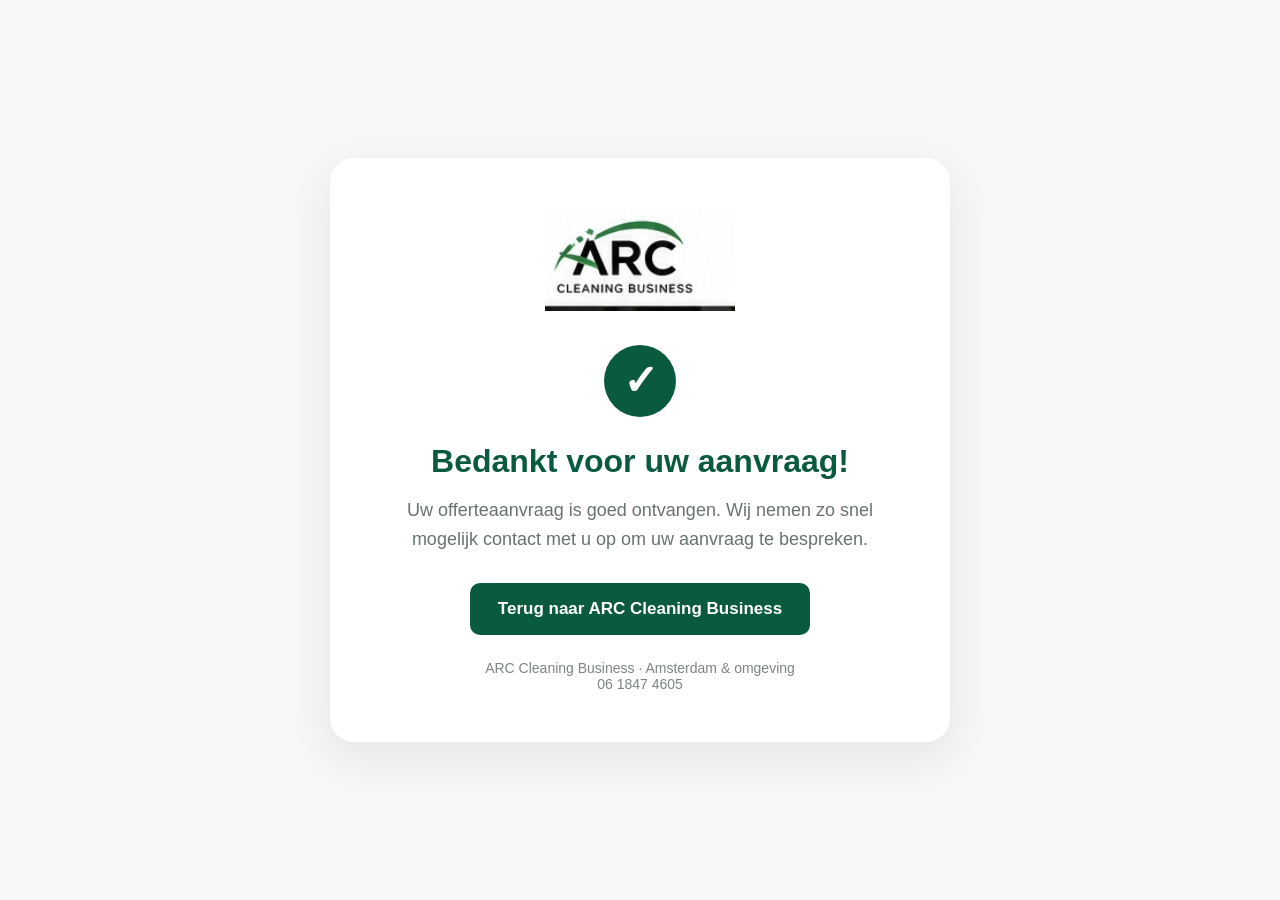
<file: bedankt.html>
<!DOCTYPE html>
<html lang="nl">
<head>
    <meta charset="UTF-8">
    <meta name="viewport" content="width=device-width, initial-scale=1.0">

    <title>Bedankt voor uw aanvraag | ARC Cleaning Business</title>

    <style>
        * {
            box-sizing: border-box;
        }

        body {
            margin: 0;
            min-height: 100vh;
            font-family: Arial, sans-serif;
            background: #f5f8f6;
            color: #111815;

            display: flex;
            align-items: center;
            justify-content: center;

            padding: 24px;
        }

        .thank-you {
            width: 100%;
            max-width: 620px;

            background: #ffffff;

            border-radius: 24px;

            padding: 50px 30px;

            text-align: center;

            box-shadow: 0 15px 45px rgba(0, 0, 0, 0.08);
        }

        .logo {
            width: 190px;
            max-width: 75%;
            height: auto;

            margin-bottom: 30px;
        }

        .check {
            width: 72px;
            height: 72px;

            margin: 0 auto 25px;

            border-radius: 50%;

            background: #0a5b3e;
            color: #ffffff;

            font-size: 42px;
            font-weight: bold;

            line-height: 72px;
        }

        h1 {
            margin: 0 0 15px;

            color: #0a5b3e;

            font-size: 32px;
            line-height: 1.2;
        }

        p {
            margin: 0 auto 30px;

            max-width: 480px;

            color: #68736d;

            font-size: 18px;
            line-height: 1.6;
        }

        .button {
            display: inline-block;

            background: #0a5b3e;
            color: #ffffff;

            text-decoration: none;

            padding: 16px 28px;

            border-radius: 10px;

            font-size: 17px;
            font-weight: bold;

            transition: 0.2s ease;
        }

        .button:hover {
            opacity: 0.9;
        }

        .contact {
            margin-top: 25px;

            color: #7c8580;

            font-size: 14px;
        }

        @media (max-width: 600px) {

            body {
                padding: 18px;
            }

            .thank-you {
                padding: 40px 22px;
                border-radius: 20px;
            }

            h1 {
                font-size: 27px;
            }

            p {
                font-size: 16px;
            }

            .button {
                width: 100%;
                padding: 16px 20px;
            }
        }
    </style>
</head>

<body>

    <div class="thank-you">

        <img
            src="arc-logo-reference.jpg"
            alt="ARC Cleaning Business"
            class="logo"
        >

        <div class="check">✓</div>

        <h1>Bedankt voor uw aanvraag!</h1>

        <p>
            Uw offerteaanvraag is goed ontvangen.
            Wij nemen zo snel mogelijk contact met u op
            om uw aanvraag te bespreken.
        </p>

        <a href="index.html" class="button">
            Terug naar ARC Cleaning Business
        </a>

        <div class="contact">
            ARC Cleaning Business · Amsterdam & omgeving<br>
            06 1847 4605
        </div>

    </div>

</body>
</html>
</file>
<file: styles.css>
:root {
  --green: #0a5b3e;
  --deep: #063b2d;
  --accent: #62b56d;
  --accent-light: #e5f3e7;
  --ink: #111815;
  --muted: #68736e;
  --paper: #f6f8f6;
  --white: #ffffff;
  --line: #dce5df;
  --dark: #111815;
}

/* =========================
   RESET
========================= */

* {
  box-sizing: border-box;
}

html {
  scroll-behavior: smooth;
  scroll-padding-top: 90px;
}

body {
  margin: 0;
  color: var(--ink);
  background: var(--paper);
  font-family: "DM Sans", Arial, sans-serif;
  line-height: 1.5;
}

img {
  max-width: 100%;
  display: block;
}

a {
  text-decoration: none;
  color: inherit;
}

button,
input,
select,
textarea {
  font: inherit;
}

.container {
  width: min(1160px, calc(100% - 64px));
  margin: 0 auto;
}


/* =========================
   HEADER
========================= */

.site-header {
  position: sticky;
  top: 0;
  z-index: 100;
  background: rgba(255, 255, 255, 0.97);
  border-bottom: 1px solid var(--line);
  backdrop-filter: blur(12px);
}

.nav-wrap {
  min-height: 86px;
  display: flex;
  align-items: center;
  justify-content: space-between;
}

.brand {
  display: flex;
  align-items: center;
}

.brand img {
  width: 150px;
  height: 62px;
  object-fit: contain;
  object-position: left center;
}

.nav {
  display: flex;
  align-items: center;
  gap: 30px;
  font-size: 14px;
  font-weight: 700;
}

.nav a {
  padding: 31px 0;
  transition: color 0.2s ease;
}

.nav a:hover {
  color: var(--green);
}

.nav .active {
  color: var(--green);
  border-bottom: 2px solid var(--green);
}

.nav .nav-cta {
  color: white !important;
  background: var(--green);
  padding: 13px 18px !important;
  border-radius: 7px;
}

.menu-toggle {
  display: none;
  border: 0;
  background: transparent;
  color: var(--green);
  font-size: 30px;
  cursor: pointer;
}


/* =========================
   HERO
========================= */

.hero {
  min-height: 650px;
  position: relative;
  display: flex;
  align-items: center;
  overflow: hidden;
  color: white;
}

.hero-bg {
  position: absolute;
  inset: 0;
  z-index: -1;

  background-image:
    linear-gradient(
      90deg,
      rgba(0, 30, 21, 0.90),
      rgba(0, 30, 21, 0.60) 52%,
      rgba(0, 30, 21, 0.25)
    ),
    url("hero-office.jpg");

  background-size: cover;
  background-position: center;
}

.hero-content {
  padding: 110px 0;
}

.eyebrow {
  color: #6fc477;
  font-size: 14px;
  font-weight: 800;
  letter-spacing: 2.5px;
  margin-bottom: 16px;
}

.hero h1 {
  margin: 0 0 24px;
  font-family: "Manrope", Arial, sans-serif;
  font-size: clamp(48px, 6vw, 72px);
  line-height: 0.98;
  letter-spacing: -3px;
  font-weight: 800;
}

.hero h1 span {
  color: #70bd78;
}

.hero p {
  max-width: 600px;
  margin: 0;
  font-size: 18px;
  line-height: 1.7;
  color: rgba(255, 255, 255, 0.94);
}

.hero-actions {
  display: flex;
  gap: 14px;
  margin-top: 32px;
}


/* =========================
   BUTTONS
========================= */

.btn {
  min-height: 52px;
  display: inline-flex;
  align-items: center;
  justify-content: center;
  padding: 14px 23px;
  border-radius: 7px;
  border: 1px solid transparent;
  font-weight: 800;
  cursor: pointer;
  transition:
    transform 0.2s ease,
    background 0.2s ease,
    box-shadow 0.2s ease;
}

.btn:hover {
  transform: translateY(-2px);
}

.primary {
  background: var(--green);
  color: white;
  box-shadow: 0 8px 20px rgba(6, 59, 45, 0.18);
}

.primary:hover {
  background: var(--deep);
}

.ghost {
  border-color: rgba(255, 255, 255, 0.85);
  color: white;
  background: rgba(255, 255, 255, 0.05);
}

.ghost:hover {
  background: rgba(255, 255, 255, 0.12);
}

.outline {
  border-color: var(--green);
  color: var(--green);
  background: white;
}

.white {
  background: white;
  color: var(--green);
}


/* =========================
   USP
========================= */

.usp {
  position: relative;
  z-index: 3;

  margin-top: -55px;

  background: white;
  border-radius: 12px;

  box-shadow:
    0 12px 35px rgba(0, 26, 16, 0.10);

  display: grid;
  grid-template-columns: repeat(4, 1fr);

  padding: 28px 10px;
}

.usp > div {
  text-align: center;
  padding: 5px 25px;
  border-right: 1px solid var(--line);
}

.usp > div:last-child {
  border-right: 0;
}

.usp b {
  display: block;
  color: var(--green);
  font-size: 30px;
  margin-bottom: 4px;
}

.usp h3 {
  margin: 4px 0 7px;
  font-size: 17px;
}

.usp p {
  margin: 0;
  color: var(--muted);
  font-size: 13px;
  line-height: 1.5;
}


/* =========================
   GENERAL SECTIONS
========================= */

.section {
  padding: 100px 0;
  text-align: center;
}

.section-kicker {
  color: var(--green);
  font-size: 13px;
  font-weight: 800;
  letter-spacing: 2.2px;
}

.section h2,
.why h2,
.simple-section h2,
.quote-container h2 {
  margin: 9px 0 12px;
  font-family: "Manrope", Arial, sans-serif;
  font-size: clamp(32px, 4vw, 42px);
  line-height: 1.1;
  letter-spacing: -1.5px;
}

.lead {
  max-width: 720px;
  margin: 0 auto 38px;
  color: var(--muted);
  font-size: 17px;
  line-height: 1.7;
}


/* =========================
   SERVICES
========================= */

.service-grid {
  display: grid;
  grid-template-columns: repeat(4, 1fr);
  gap: 18px;
  text-align: left;
}

.service-card {
  overflow: hidden;
  background: white;
  border: 1px solid var(--line);
  border-radius: 12px;

  box-shadow:
    0 5px 20px rgba(0, 20, 12, 0.04);

  transition:
    transform 0.2s ease,
    box-shadow 0.2s ease;
}

.service-card:hover {
  transform: translateY(-4px);

  box-shadow:
    0 15px 30px rgba(0, 20, 12, 0.10);
}

.service-card img {
  width: 100%;
  height: 185px;
  object-fit: cover;
}

.service-card h3 {
  margin: 19px 18px 8px;
  font-size: 19px;
}

.service-card p {
  margin: 0 18px 22px;
  color: var(--muted);
  font-size: 14px;
  line-height: 1.6;
}


/* =========================
   WHY ARC
========================= */

.why {
  background: white;
  text-align: left;
}

.why-grid {
  display: grid;
  grid-template-columns: 1fr 1.2fr;
  gap: 65px;
  align-items: center;
}

.why ul {
  margin: 25px 0;
  padding: 0;
  list-style: none;
}

.why li {
  display: flex;
  align-items: center;
  margin: 12px 0;
  color: #34403a;
}

.why li::before {
  content: "✓";

  flex: 0 0 25px;

  width: 25px;
  height: 25px;

  display: inline-flex;
  align-items: center;
  justify-content: center;

  margin-right: 11px;

  background: var(--accent-light);
  color: var(--green);

  border-radius: 50%;

  font-weight: 800;
}

.why-img {
  width: 100%;
  height: 390px;
  object-fit: cover;
  border-radius: 12px;

  box-shadow:
    0 15px 35px rgba(0, 20, 12, 0.10);
}


/* =========================
   OFFERTE SECTION
========================= */

.quote-section {
  padding: 105px 0;
  background:
    linear-gradient(
      135deg,
      #f1f7f3,
      #ffffff
    );
}

.quote-container {
  max-width: 900px;
}

.quote-container > .section-kicker,
.quote-container > h2,
.quote-container > .lead {
  text-align: center;
}

.quote-form {
  margin-top: 45px;
  padding: 40px;

  background: white;

  border: 1px solid var(--line);
  border-radius: 14px;

  box-shadow:
    0 15px 45px rgba(0, 30, 20, 0.08);
}

.form-section-title {
  margin: 10px 0 22px;

  color: var(--green);

  font-family: "Manrope", Arial, sans-serif;
  font-size: 20px;
  font-weight: 800;

  padding-bottom: 10px;
  border-bottom: 1px solid var(--line);
}

.form-row {
  display: grid;
  grid-template-columns: 1fr 1fr;
  gap: 20px;
}

.form-group {
  margin-bottom: 21px;
}

.form-group label {
  display: block;
  margin-bottom: 8px;

  color: var(--ink);

  font-size: 14px;
  font-weight: 700;
}

.form-group input,
.form-group select,
.form-group textarea {
  width: 100%;

  padding: 14px 15px;

  border: 1px solid #ccd8d1;
  border-radius: 7px;

  background: #fbfcfb;
  color: var(--ink);

  outline: none;

  transition:
    border-color 0.2s ease,
    box-shadow 0.2s ease,
    background 0.2s ease;
}

.form-group input,
.form-group select {
  min-height: 50px;
}

.form-group textarea {
  min-height: 140px;
  resize: vertical;
}

.form-group input::placeholder,
.form-group textarea::placeholder {
  color: #98a39d;
}

.form-group input:focus,
.form-group select:focus,
.form-group textarea:focus {
  background: white;
  border-color: var(--green);

  box-shadow:
    0 0 0 3px rgba(10, 91, 62, 0.10);
}

.checkbox-group {
  display: flex;
  align-items: flex-start;
  gap: 11px;

  margin: 25px 0;

  color: var(--muted);

  font-size: 13px;
  line-height: 1.5;

  cursor: pointer;
}

.checkbox-group input {
  width: 18px;
  height: 18px;

  margin-top: 1px;

  accent-color: var(--green);

  flex: 0 0 auto;
}

.form-submit {
  width: 100%;
  min-height: 58px;

  font-size: 16px;
}

.form-note {
  margin: 15px 0 0;

  text-align: center;

  color: #89938e;
  font-size: 12px;
}


/* =========================
   ABOUT
========================= */

.simple-section {
  padding-top: 95px;
  padding-bottom: 95px;
  text-align: left;
}

.simple-section p {
  max-width: 780px;
  margin-top: 25px;

  color: var(--muted);

  font-size: 17px;
  line-height: 1.8;
}


/* =========================
   FOOTER
========================= */

footer {
  padding: 55px 0 20px;

  background: #111815;
  color: white;
}

.footer-grid {
  display: grid;
  grid-template-columns: 1.4fr 1fr 1.3fr 1.4fr;
  gap: 40px;
}
.footer-brand {
  display: flex;
  flex-direction: column;
  align-items: flex-start;
}

.footer-logo {
  width: 190px;
  height: auto;
  display: block;
  object-fit: contain;
  border-radius: 2px;
}

.footer-brand p {
  margin: 18px 0 0;
  color: #f1f4f2;
  font-size: 16px;
  line-height: 1.5;
  font-weight: 500;
}

.footer-grid h4 {
  margin-top: 0;

  color: #d5ddd8;

  font-size: 13px;
  letter-spacing: 1px;
}

.footer-grid a,
.footer-grid span {
  display: block;

  margin: 10px 0;

  color: #bfc8c3;

  font-size: 14px;

  transition: color 0.2s ease;
}

.footer-grid a:hover {
  color: white;
}

.copyright {
  margin-top: 35px;
  padding-top: 18px;

  border-top: 1px solid #303632;

  text-align: center;

  color: #89918d;

  font-size: 12px;
}


/* =========================
   TABLET
========================= */

@media (max-width: 950px) {

  .container {
    width: min(100% - 40px, 1160px);
  }

  .nav {
    gap: 18px;
    font-size: 13px;
  }

  .service-grid {
    grid-template-columns: repeat(2, 1fr);
  }

  .usp {
    grid-template-columns: repeat(2, 1fr);
  }

  .usp > div:nth-child(2) {
    border-right: 0;
  }

  .usp > div:nth-child(1),
  .usp > div:nth-child(2) {
    border-bottom: 1px solid var(--line);
    padding-bottom: 20px;
  }

  .usp > div:nth-child(3),
  .usp > div:nth-child(4) {
    padding-top: 20px;
  }

  .why-grid {
    grid-template-columns: 1fr;
  }

  .why-img {
    height: 360px;
  }

  .footer-grid {
    grid-template-columns: 1fr 1fr;
  }
}


/* =========================
   MOBILE
========================= */

@media (max-width: 800px) {

  .container {
    width: calc(100% - 32px);
  }

  .site-header {
    position: sticky;
  }

  .nav-wrap {
    min-height: 86px;
  }

  .brand img {
    width: 145px;
    height: 62px;
  }

  .menu-toggle {
    display: block;
  }

  .nav {
    display: none;

    position: absolute;

    top: 86px;
    left: 0;
    right: 0;

    padding: 10px 20px 20px;

    background: white;

    flex-direction: column;
    align-items: stretch;

    gap: 0;

    box-shadow:
      0 15px 25px rgba(0, 0, 0, 0.08);
  }

  .nav.open {
    display: flex;
  }

  .nav a {
    padding: 15px 10px;
    border-bottom: 1px solid #edf1ee;
  }

  .nav .active {
    border-bottom: 1px solid #edf1ee;
  }

  .nav .nav-cta {
    margin-top: 8px;
    text-align: center;
    border-bottom: 0;
  }

  .hero {
    min-height: 690px;
  }

  .hero-bg {
    background-position: center;
  }

  .hero-content {
    padding: 80px 0;
  }

  .eyebrow {
    font-size: 12px;
    letter-spacing: 1.8px;
  }

  .hero h1 {
    font-size: 47px;
    letter-spacing: -2px;
  }

  .hero p {
    font-size: 16px;
    line-height: 1.65;
  }

  .hero-actions {
    flex-direction: column;
    gap: 12px;
  }

  .hero-actions .btn {
    width: 100%;
  }

  .usp {
    margin-top: 0;
    border-radius: 0;

    grid-template-columns: 1fr 1fr;

    box-shadow:
      0 5px 20px rgba(0, 20, 12, 0.06);
  }

  .usp > div {
    padding: 20px 12px;
  }

  .section {
    padding: 75px 0;
  }

  .service-grid {
    grid-template-columns: 1fr;
  }

  .service-card img {
    height: 205px;
  }

  .why-grid {
    gap: 35px;
  }

  .why-img {
    height: 300px;
  }

  .quote-section {
    padding: 75px 0;
  }

  .quote-form {
    padding: 25px 20px;
  }

  .form-row {
    grid-template-columns: 1fr;
    gap: 0;
  }

  .simple-section {
    padding: 70px 0;
  }

  .footer-grid {
    grid-template-columns: 1fr 1fr;
    gap: 30px;
  }
}


/* =========================
   SMALL PHONE
========================= */

@media (max-width: 520px) {

  .container {
    width: calc(100% - 28px);
  }

  .brand img {
    width: 140px;
  }

  .hero {
    min-height: 680px;
  }

  .hero-content {
    padding: 65px 0;
  }

  .hero h1 {
    font-size: 41px;
    line-height: 1;
  }

  .hero p {
    font-size: 15px;
  }

  .usp {
    grid-template-columns: 1fr;
  }

  .usp > div {
    border-right: 0 !important;
    border-bottom: 1px solid var(--line) !important;
  }

  .usp > div:last-child {
    border-bottom: 0 !important;
  }

  .section h2,
  .why h2,
  .simple-section h2,
  .quote-container h2 {
    font-size: 31px;
  }

  .lead {
    font-size: 15px;
  }

  .service-card img {
    height: 195px;
  }

  .why-img {
    height: 250px;
  }

  .quote-form {
    padding: 22px 17px;
    border-radius: 10px;
  }

  .form-section-title {
    font-size: 18px;
  }

  .form-group input,
  .form-group select {
    min-height: 52px;
  }

  .form-submit {
    min-height: 56px;
  }

  .footer-grid {
    grid-template-columns: 1fr;
  }
}
</file>
